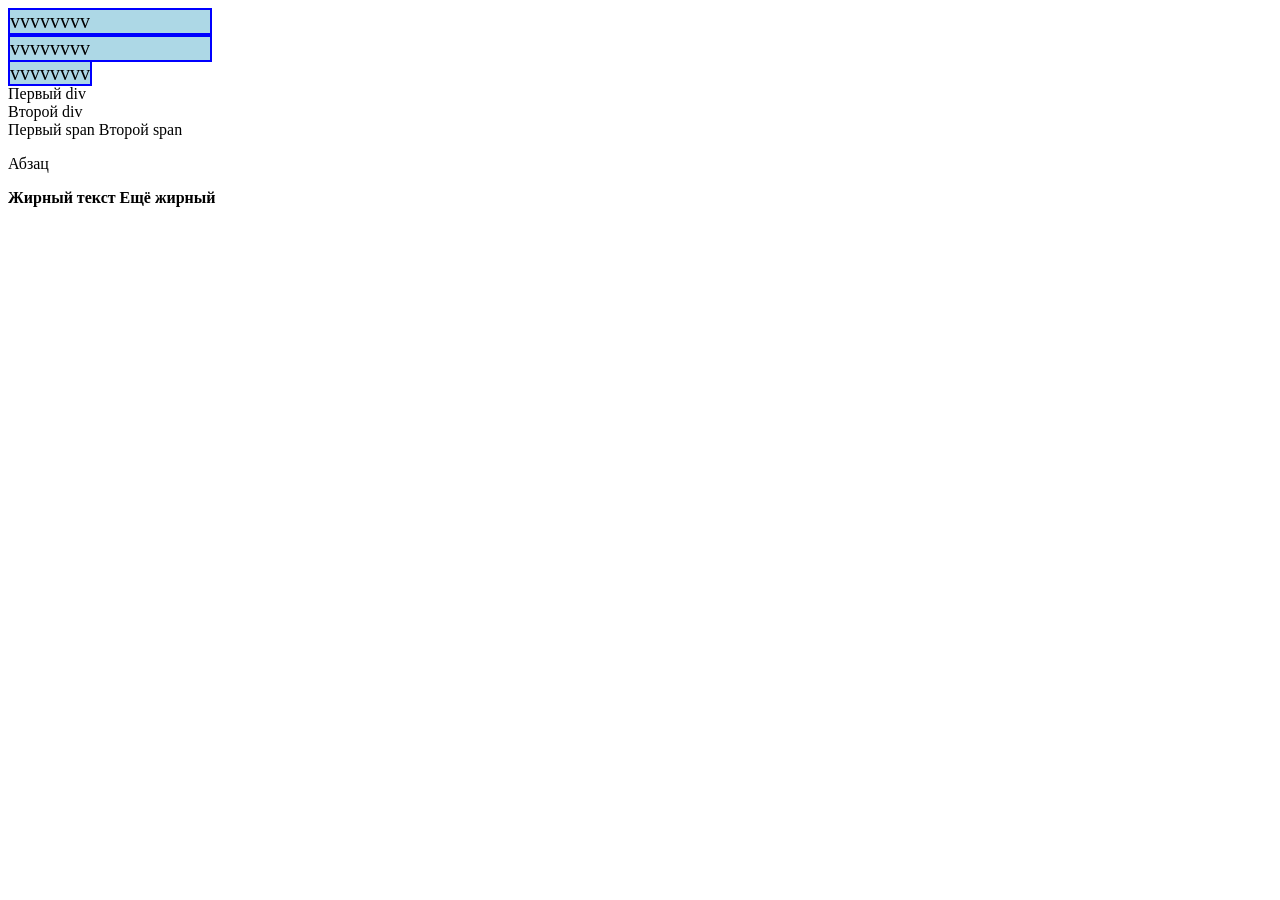
<file: HTML/lesso_3/index.html>
<!DOCTYPE html>
<html lang="en">
<head>
    <meta charset="UTF-8">
    <meta name="viewport" content="width=device-width, initial-scale=1.0">
    <title>Document</title>
    <style>
        .block-example{
            background-color: lightblue;
            border: 2px solid blue;
            font-size: 20px;
            width: 200px;
        }
    </style>
</head>
<body>
    <div class="block-example">vvvvvvvv</div>
    <div class="block-example">vvvvvvvv</div>
    <span class="block-example">vvvvvvvv</span>

    <div>Первый div</div>
<div>Второй div</div>
<span>Первый span</span><!---->
<span>Второй span</span><!---->
<p>Абзац</p>
<strong>Жирный текст</strong><!---->
<strong>Ещё жирный</strong><!---->

    <!--<a href=""></a>
    <strong></strong>
    <img src="" alt="">
    <em></em>
    <mark></mark> -->
</body>
</html>
</file>
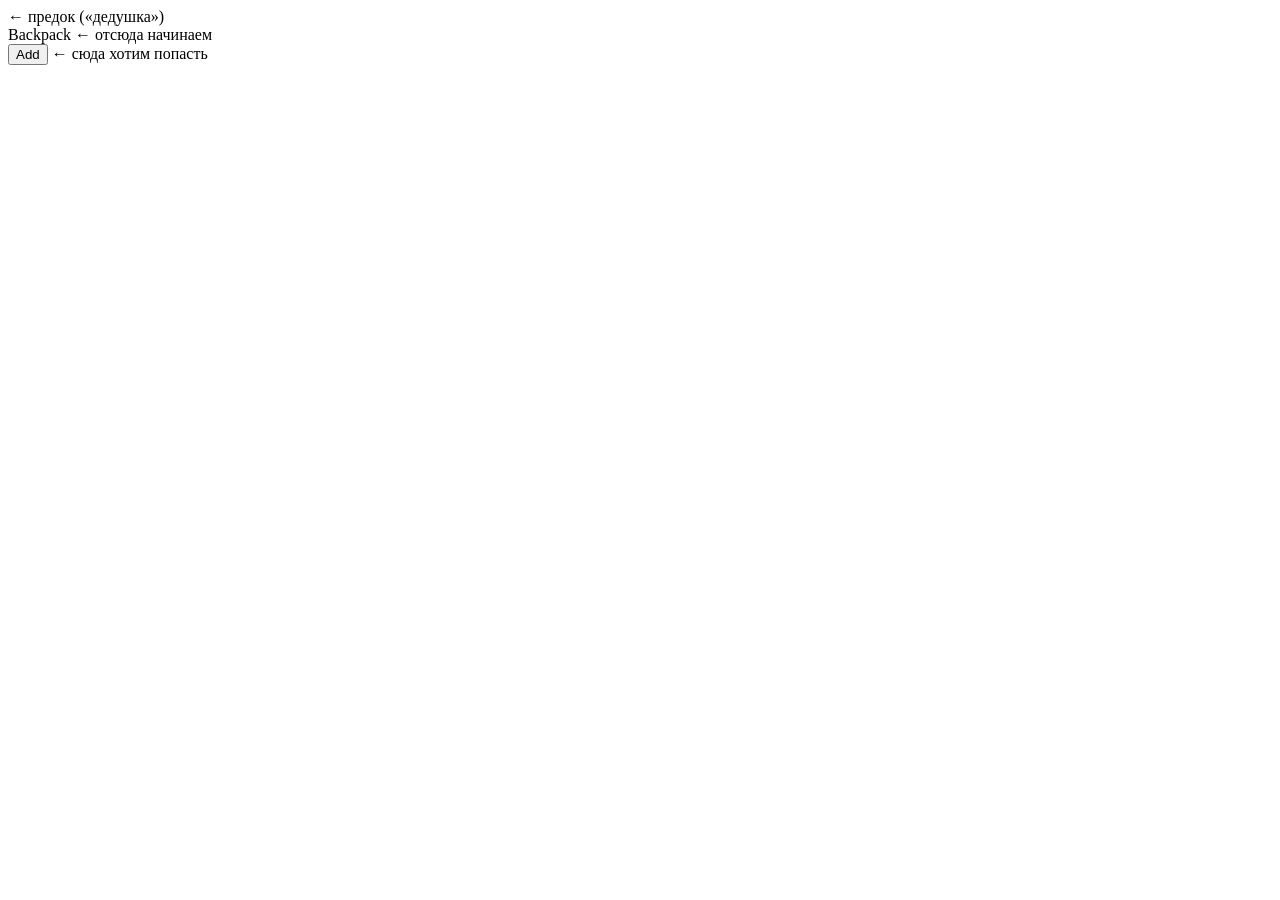
<file: SauseDemo_Project/pages/index.html>
<!DOCTYPE html>
<html lang="en">
<head>
    <meta charset="UTF-8">
    <title>Title</title>
</head>
<body>

<div class="card">                 ← предок («дедушка»)
    <div class="title">
        <span>Backpack</span>      ← отсюда начинаем
    </div>
    <button>Add</button>           ← сюда хотим попасть
</div>

<!-- //span[text()='Backpack'] -->
<!-- //span[text()='Backpack']/ancestor::div -->
<!-- //span[text()='Backpack']/ancestor::div[@class='card'] -->
<!-- //span[text()='Backpack']/ancestor::div[@class='card']//button -->

</body>
</html>
</file>
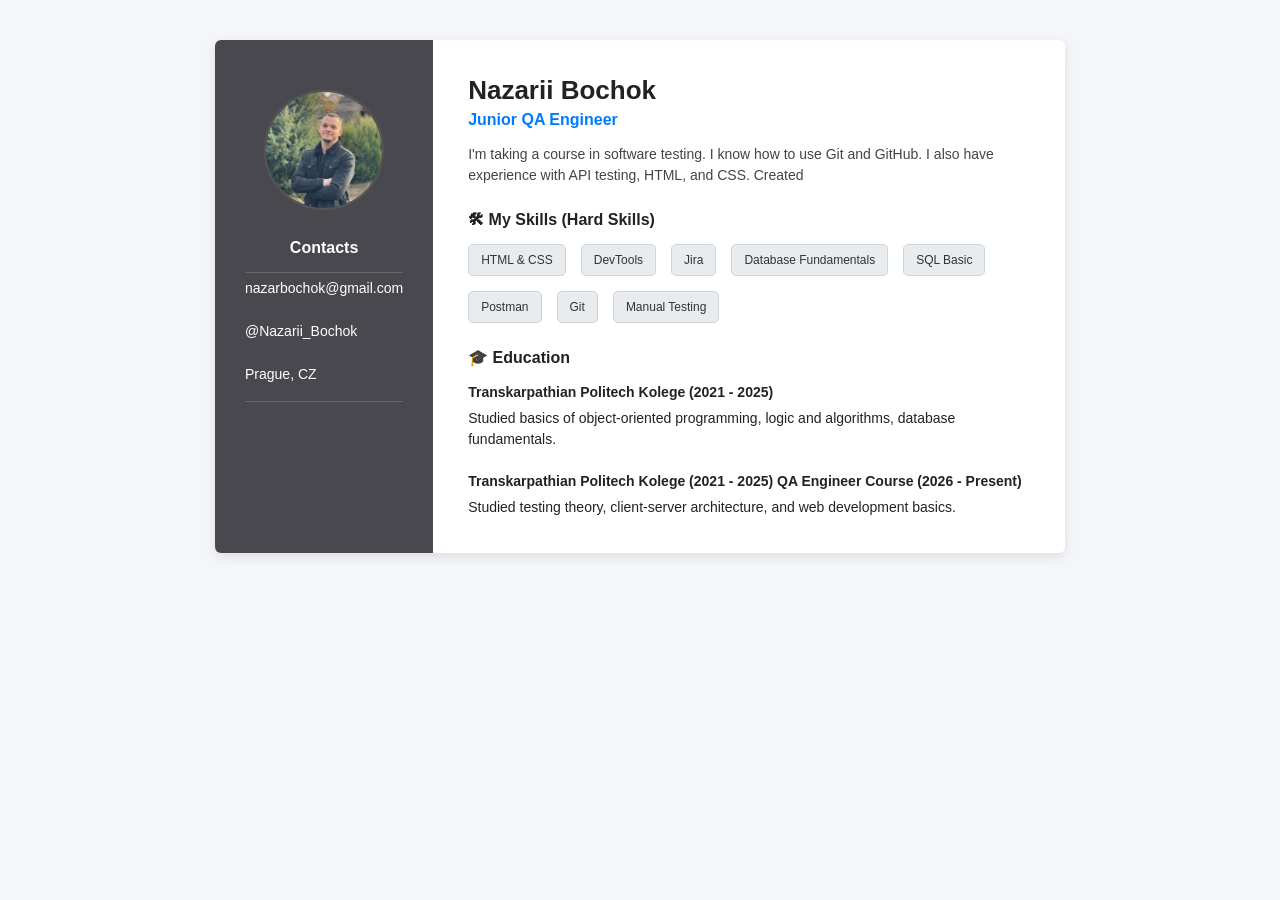
<file: HTML/lesso_3/homework.06.08/index.html>
<!DOCTYPE html>
<html lang="uk">
<head>
  <meta charset="UTF-8">
  <meta name="viewport" content="width=device-width, initial-scale=1.0">
  <title>Резюме QA Engineer</title>
  <link rel="stylesheet" href="style.css">
  <meta name="viewport" content="width=device-width, initial-scale=1.0">
</head>
<body>

  <div class="resume">
    <aside class="sidebar">
      <img src="zzzz.jpg" alt="Фото" class="avatar">
      <h3>Contacts</h3>
      <ul class="contacts-list">
        <li>nazarbochok@gmail.com</li>
        <li>@Nazarii_Bochok</li>
        <li>Prague, CZ</li>
      </ul>
    </aside>

      <main class="main">
      <h1>Nazarii Bochok</h1>
      <div class="subtitle">Junior QA Engineer</div>
      
      <p class="about">
        I'm taking a course in software testing. I know how to use Git and GitHub. I also have experience with API testing, HTML, and CSS. Created 

      <h3 class="section-title">🛠 My Skills (Hard Skills)</h3>
      <div class="skills-container">
        <span class="skill-tag">HTML & CSS</span>
        <span class="skill-tag">DevTools</span>
        <span class="skill-tag">Jira</span>
        <span class="skill-tag">Database Fundamentals</span>
        <span class="skill-tag">SQL Basic</span>
        <span class="skill-tag">Postman</span>
        <span class="skill-tag">Git</span>
        <span class="skill-tag">Manual Testing</span>
        

      </div>

      <h3 class="section-title">🎓 Education</h3>
      <div class="education">
        <strong>
          Transkarpathian Politech Kolege (2021 - 2025)
        </strong>
        <p>Studied basics of object-oriented programming, logic and algorithms, database fundamentals.</p>
        <strong>
          <br>Transkarpathian Politech Kolege (2021 - 2025)</b>
          QA Engineer Course (2026 - Present)
        </strong>
        <p>Studied testing theory, client-server architecture, and web development basics.</p>
      </div>
    </main>
  </div>

</body>
</html>
</file>
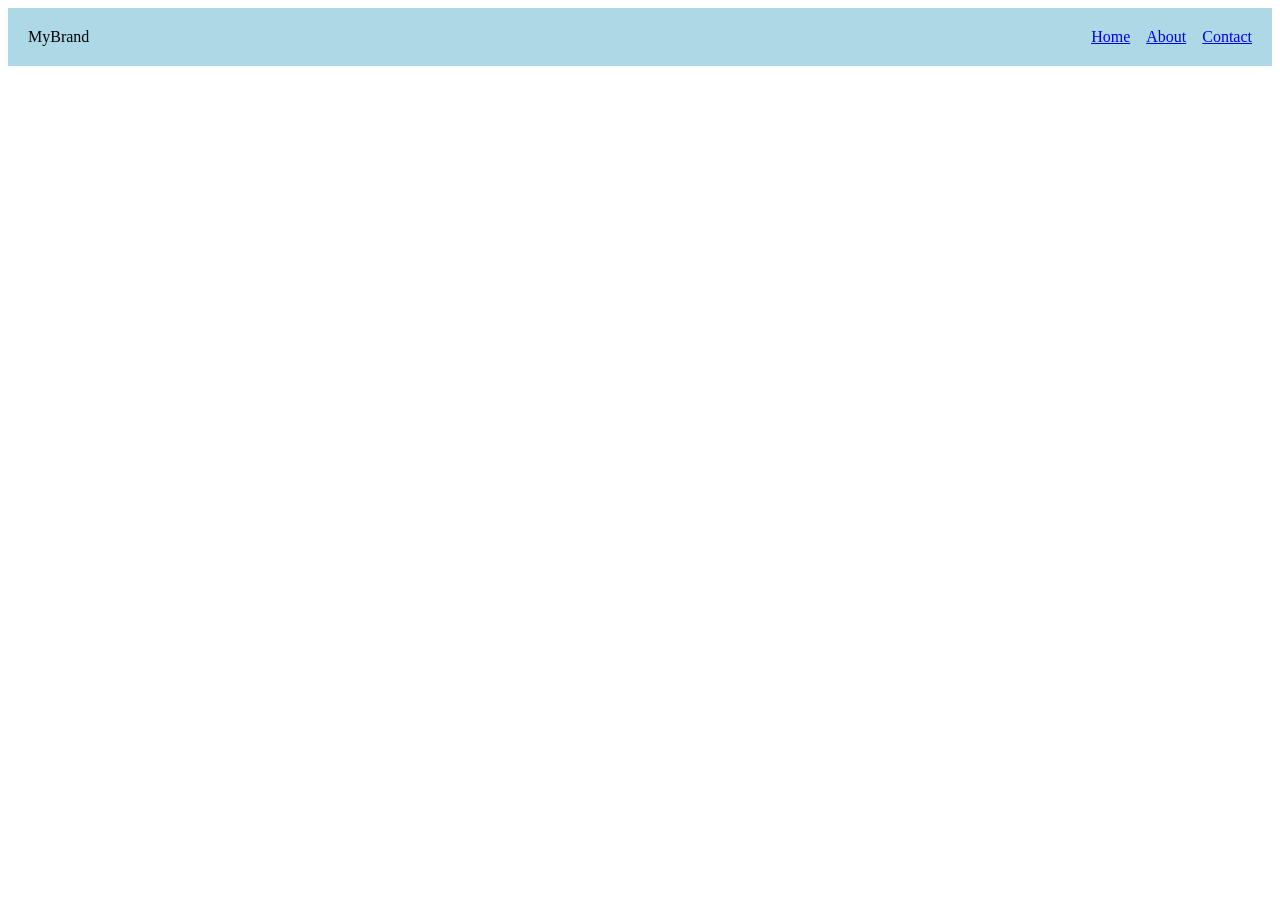
<file: HTML/lesso_4/flex/index.html>
<!DOCTYPE html>
<html lang="en">
<head>
    <meta charset="UTF-8">
    <meta name="viewport" content="width=device-width, initial-scale=1.0">
    <title>Document</title>
    <link rel="stylesheet" href="style.css">
</head>
<body>
    
    <nav class="navbar">
        <div class="logo">MyBrand</div>
            <div class="menu">
            <a href="#">Home</a>
            <a href="#">About</a>
            <a href="#">Contact</a>
        </div>
    </nav>

</body>
</html>
</file>
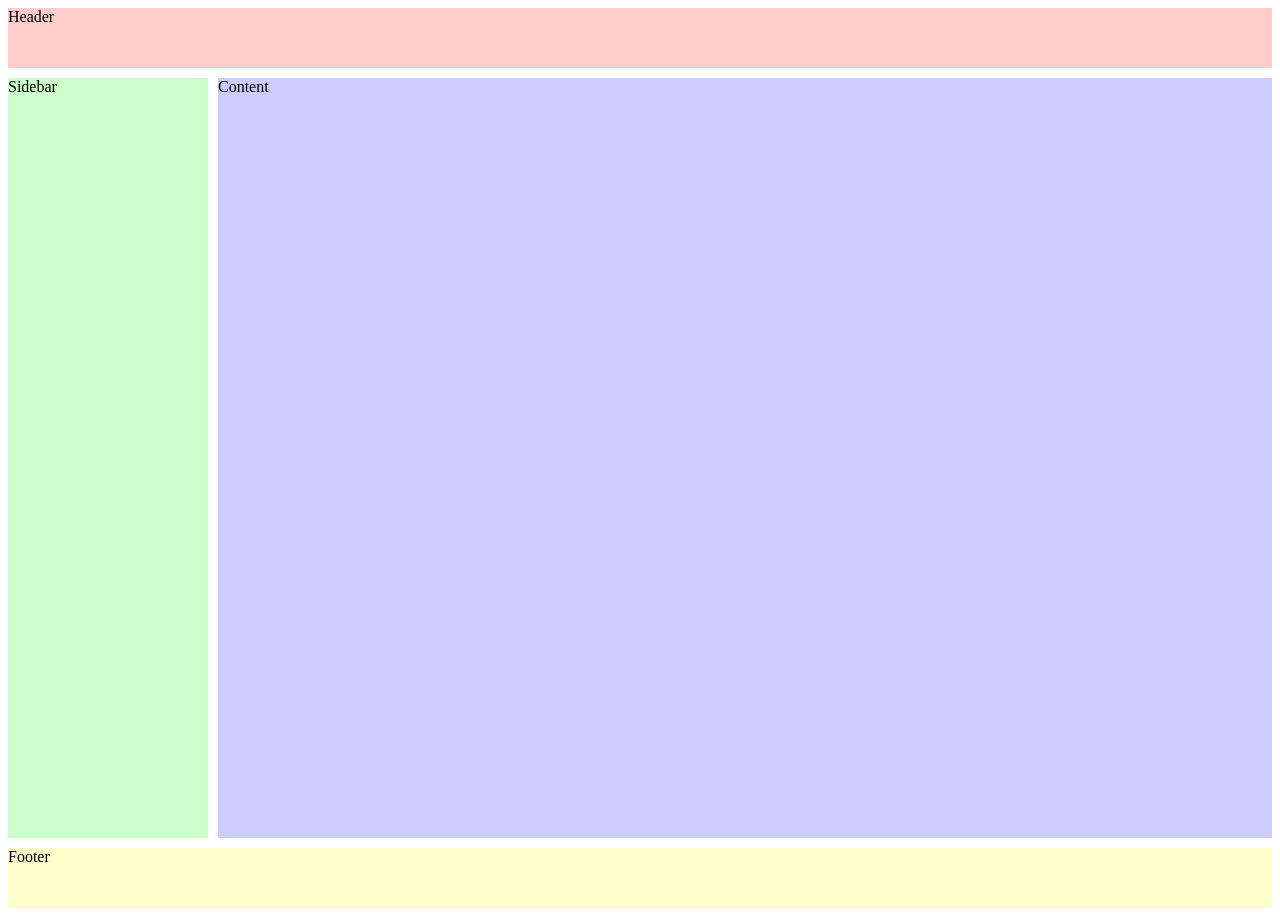
<file: HTML/lesso_4/grid/index.html>
<!DOCTYPE html>
<html lang="en">
<head>
    <meta charset="UTF-8">
    <meta name="viewport" content="width=device-width, initial-scale=1.0">
    <title>grid</title>
    <link rel="stylesheet" href="style.css">
</head>
<body>
    <div class="layout">
        <div class="header">Header</div>
        <div class="sidebar">Sidebar</div>
        <div class="content">Content</div>
        <div class="footer">Footer</div>
    </div>
    
</body>
</html>
</file>
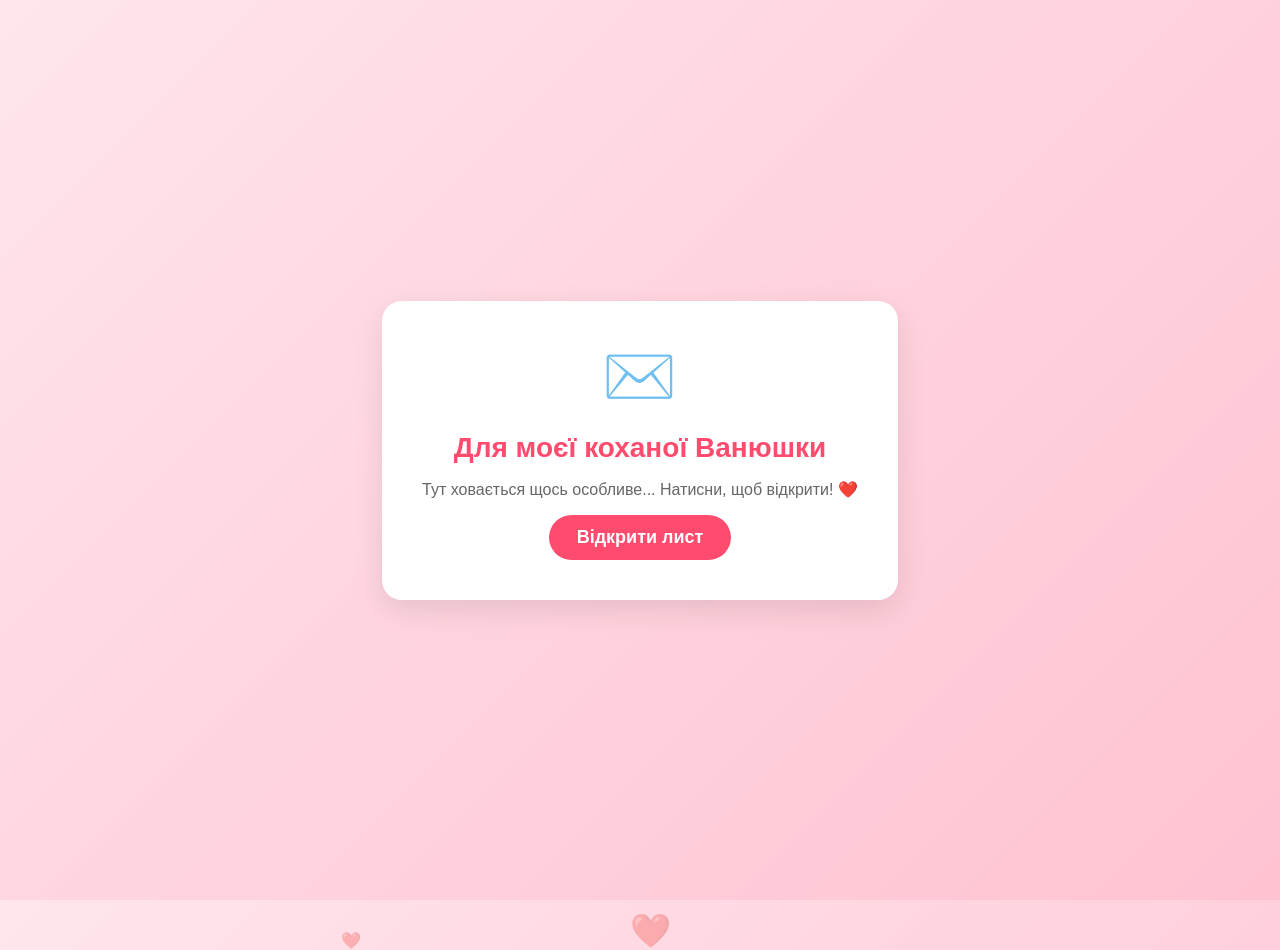
<file: Vanusha))).html>
<!DOCTYPE html>
<html lang="uk">
<head>
    <meta charset="UTF-8">
    <meta name="viewport" content="width=device-width, initial-scale=1.0">
    <title>Для моєї Ванюшки😘 ✨</title>
    <style>
        body {
            margin: 0;
            padding: 0;
            background: linear-gradient(135deg, #ffe5ec, #ffc2d1);
            height: 100vh;
            display: flex;
            justify-content: center;
            align-items: center;
            font-family: 'Segoe UI', Tahoma, Geneva, Verdana, sans-serif;
            overflow: hidden;
        }

        /* Анімація сердечок на тлі */
        .heart-bg {
            position: absolute;
            color: rgba(255, 75, 110, 0.3);
            font-size: 24px;
            animation: float 6s linear infinite;
            bottom: -50px;
        }

        @keyframes float {
            0% { transform: translateY(0) rotate(0deg); opacity: 1; }
            100% { transform: translateY(-105vh) rotate(360deg); opacity: 0; }
        }

        /* Конверт / Картка */
        .card {
            background: white;
            padding: 40px;
            border-radius: 20px;
            box-shadow: 0 10px 30px rgba(0,0,0,0.1);
            text-align: center;
            max-width: 450px;
            cursor: pointer;
            transition: transform 0.3s ease, box-shadow 0.3s ease;
            position: relative;
            z-index: 10;
        }

        .card:hover {
            transform: scale(1.03);
            box-shadow: 0 15px 40px rgba(255, 75, 110, 0.2);
        }

        .icon {
            font-size: 60px;
            margin-bottom: 20px;
            animation: pulse 2s infinite;
        }

        @keyframes pulse {
            0% { transform: scale(1); }
            50% { transform: scale(1.1); }
            100% { transform: scale(1); }
        }

        h1 {
            color: #ff4b6e;
            font-size: 28px;
            margin-bottom: 15px;
        }

        .btn {
            background: #ff4b6e;
            color: white;
            border: none;
            padding: 12px 28px;
            font-size: 18px;
            border-radius: 25px;
            cursor: pointer;
            font-weight: bold;
            transition: background 0.3s;
        }

        .btn:hover { background: #ff2a55; }

        /* Текст привітання (схований спочатку) */
        #secret-content {
            display: none;
        }

        .message-text {
            font-size: 20px;
            color: #4a4a4a;
            line-height: 1.6;
            min-height: 150px;
            text-align: left;
        }
    </style>
</head>
<body>

    <!-- Задній план із сердечками -->
    <div id="hearts-container"></div>

    <!-- Головна картка -->
    <div class="card" id="main-card" onclick="openLetter()">
        <div id="envelope-view">
            <div class="icon">✉️</div>
            <h1>Для моєї коханої Ванюшки</h1>
            <p style="color: #666;">Тут ховається щось особливе... Натисни, щоб відкрити! ❤️</p>
            <button class="btn">Відкрити лист</button>
        </div>

        <div id="secret-content">
            <div class="icon">💖</div>
            <h1>З Днем Народження!🥰</h1>
            <!-- Тут ефект друку тексту -->
            <div class="message-text" id="typewriter"></div>
        </div>
    </div>

    <script>
        // Текст привітання — МОЖЕШ ЗМІНИТИ НА СВІЙ
        const textToType = "Дорога моя маленька! З днем народження тебе! 🎂\n\nТи — найпрекрасніше, що є в моєму житті. Твоя посмішка робить кожен мій день світлішим, а твоє тепло зігріває навіть у найхолодніші миті. Я неймовірно щасливий бути поруч із тобою.\n\nБажаю тобі залишатися такою ж чарівною, веселою та натхненною. Нехай усі твої мрії збуваються, а я завжди буду поруч, щоб підтримувати тебе і робити щасливою. Кохаю тебе безмежно! ❤️";

        function openLetter() {
            // Ховаємо конверт, показуємо текст
            document.getElementById('envelope-view').style.display = 'none';
            document.getElementById('secret-content').style.display = 'block';
            
            // Прибираємо клікабельність картки
            document.getElementById('main-card').onclick = null;
            document.getElementById('main-card').style.cursor = 'default';

            // Запуск ефекту друку
            let i = 0;
            const speed = 50; // Швидкість друку (менше = швидше)
            const textContainer = document.getElementById('typewriter');

            function typeWriter() {
                if (i < textToType.length) {
                    if (textToType.charAt(i) === '\n') {
                        textContainer.innerHTML += '<br>';
                    } else {
                        textContainer.innerHTML += textToType.charAt(i);
                    }
                    i++;
                    setTimeout(typeWriter, speed);
                }
            }
            typeWriter();
        }

        // Генерація літаючих сердечок
        function createHeart() {
            const container = document.getElementById('hearts-container');
            const heart = document.createElement('div');
            heart.classList.add('heart-bg');
            heart.innerHTML = '❤️';
            heart.style.left = Math.random() * 100 + 'vw';
            heart.style.animationDuration = Math.random() * 3 + 4 + 's'; // від 4 до 7 секунд
            heart.style.fontSize = Math.random() * 20 + 15 + 'px';
            container.appendChild(heart);

            setTimeout(() => {
                heart.remove();
            }, 7000);
        }
        setInterval(createHeart, 400);
    </script>
</body>
</html>
</file>
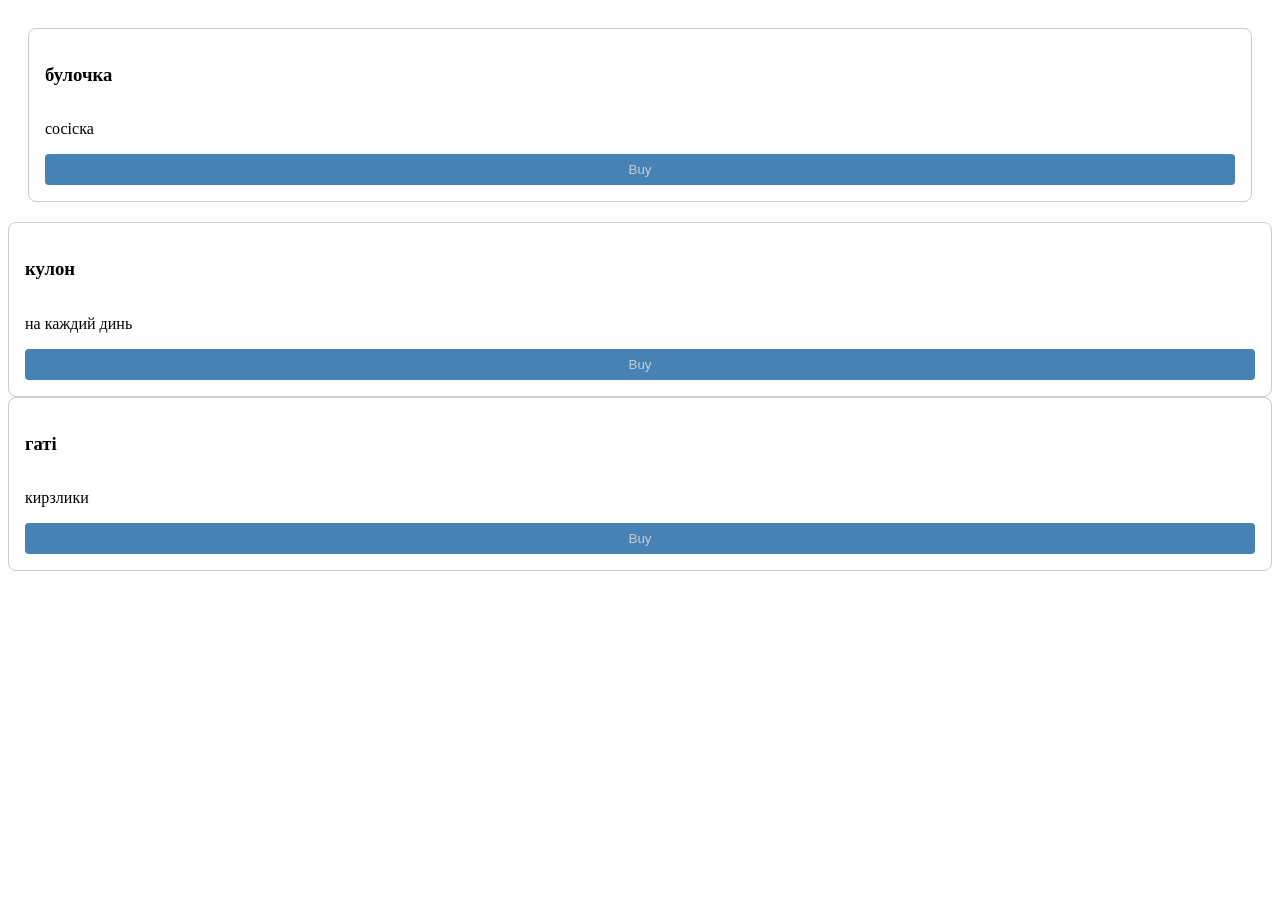
<file: HTML/lesso_4/card/card.html>
<!DOCTYPE html>
<html lang="en">
<head>
    <meta charset="UTF-8">
    <meta name="viewport" content="width=device-width, initial-scale=1.0">
    <title>Document</title>
    <link rel="stylesheet" href="style.css">
</head>
<body>
    <div class="catalog">
        <div class="card">
        <h3>булочка</h3>
        <p>сосіска</p>
        <button>Buy</button>
        </div>
    </div>

    <div class="card">
        <h3>кулон</h3>
        <p>на каждий динь</p>
        <button>Buy</button>
        </div>
    </div>
        <div class="card">
        <h3>гаті</h3>
        <p>кирзлики</p>
        <button>Buy</button>
        </div>
    </div>
</body>
</html>
</file>
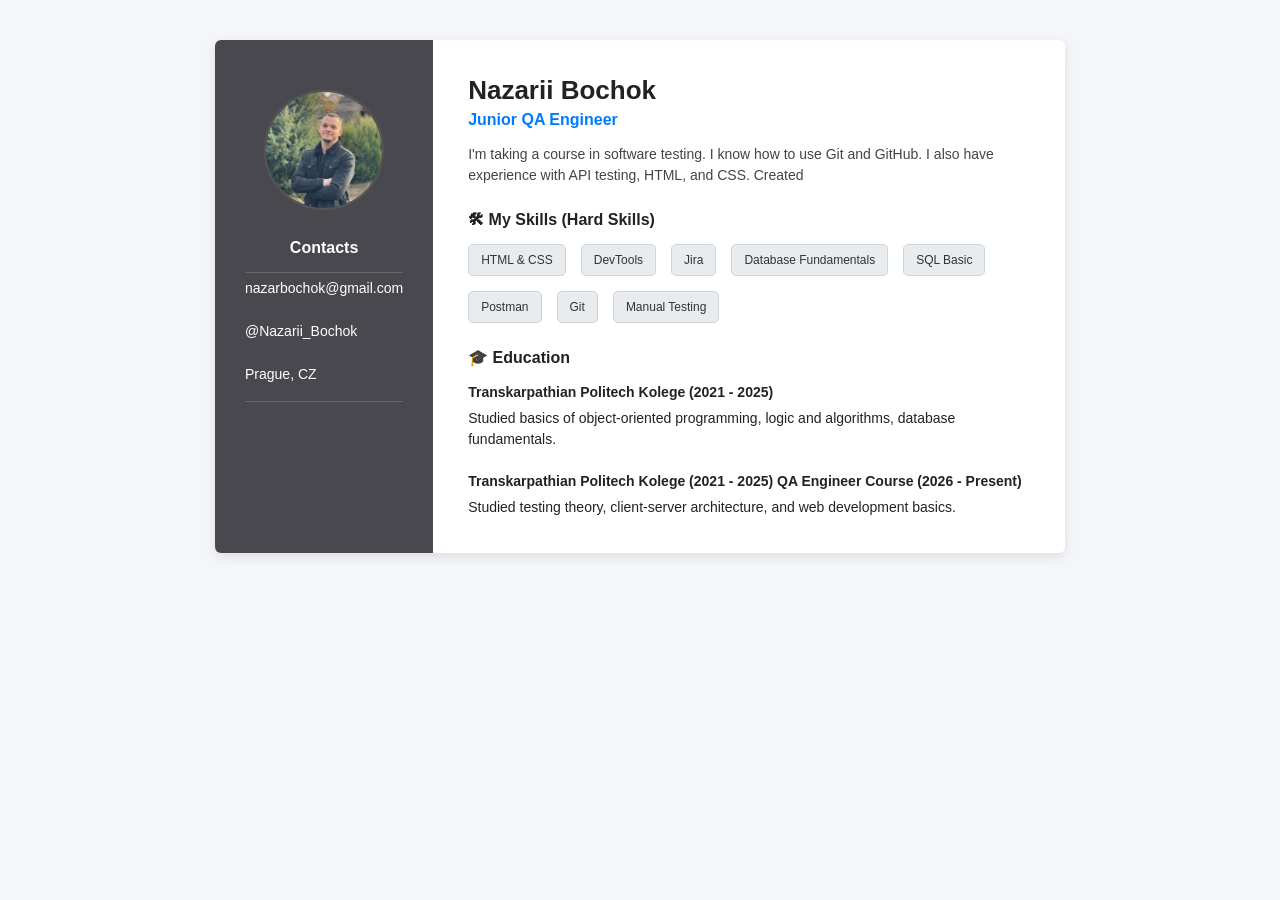
<file: HTML/CSS/lesso_3/homework.06.08/06.08.html>
<!DOCTYPE html>
<html lang="uk">
<head>
  <meta charset="UTF-8">
  <meta name="viewport" content="width=device-width, initial-scale=1.0">
  <title>Резюме QA Engineer</title>
  <link rel="stylesheet" href="06.08.css">
  <meta name="viewport" content="width=device-width, initial-scale=1.0">
</head>
<body>

  <div class="resume">
    <aside class="sidebar">
      <img src="zzzz.jpg" alt="Фото" class="avatar">
      <h3>Contacts</h3>
      <ul class="contacts-list">
        <li>nazarbochok@gmail.com</li>
        <li>@Nazarii_Bochok</li>
        <li>Prague, CZ</li>
      </ul>
    </aside>

      <main class="main">
      <h1>Nazarii Bochok</h1>
      <div class="subtitle">Junior QA Engineer</div>
      
      <p class="about">
        I'm taking a course in software testing. I know how to use Git and GitHub. I also have experience with API testing, HTML, and CSS. Created 

      <h3 class="section-title">🛠 My Skills (Hard Skills)</h3>
      <div class="skills-container">
        <span class="skill-tag">HTML & CSS</span>
        <span class="skill-tag">DevTools</span>
        <span class="skill-tag">Jira</span>
        <span class="skill-tag">Database Fundamentals</span>
        <span class="skill-tag">SQL Basic</span>
        <span class="skill-tag">Postman</span>
        <span class="skill-tag">Git</span>
        <span class="skill-tag">Manual Testing</span>
        

      </div>

      <h3 class="section-title">🎓 Education</h3>
      <div class="education">
        <strong>
          Transkarpathian Politech Kolege (2021 - 2025)
        </strong>
        <p>Studied basics of object-oriented programming, logic and algorithms, database fundamentals.</p>
        <strong>
          <br>Transkarpathian Politech Kolege (2021 - 2025)</b>
          QA Engineer Course (2026 - Present)
        </strong>
        <p>Studied testing theory, client-server architecture, and web development basics.</p>
      </div>
    </main>
  </div>

</body>
</html>
</file>
<file: HTML/lesso_3/homework.06.08/style.css>
* {
      box-sizing: border-box;
      margin: 0;
      padding: 0;
    }

    body {
      font-family: Arial, sans-serif;
      background-color: #f4f6f9;
      display: flex;
      justify-content: center;
      padding: 40px 20px;
    }

  
    .resume {
      display: grid;
      grid-template-columns: 1fr 3fr; 
      max-width: 850px;
      width: 100%;
      background-color: #ffffff;
      box-shadow: 0 4px 12px rgba(0, 0, 0, 0.1);
      border-radius: 6px;
      overflow: hidden;
    }

    .sidebar {
      background-color: #49484e;
      color: #ffffff;
      padding: 50px 30px;
      text-align: center;
    }

    .avatar {
      width: 120px;
      height: 120px;
      border-radius: 50%;
      object-fit: cover;
      margin-bottom: 25px;
      border: 2px solid #555;
    }

    .sidebar h3 {
      font-size: 16px;
      margin-bottom: 15px;
      text-align: center;
    }

    .contacts-list {
      
      list-style: none;
      text-align: left;
      font-size: 13px;
      line-height: 2.2;
      border-top: 1px solid #666;
      border-bottom: 1px solid #666;
      
    }

    .contacts-list li {
  display: flex;          
  align-items: center;    
  gap: 10px;              
  margin-bottom: 12px;   
  font-size: 14px;
}

    .main {
      padding: 35px;
      color: #222222;
    }

    .main h1 {
      font-size: 26px;
      margin-bottom: 5px;
    }

    .subtitle {
      color: #007bff;
      font-weight: bold;
      font-size: 16px;
      margin-bottom: 15px;
    }

    .about {
      font-size: 14px;
      line-height: 1.5;
      color: #444444;
      margin-bottom: 25px;
    }

    .section-title {
      font-size: 16px;
      margin-bottom: 15px;
      display: flex;
      align-items: center;
      gap: 8px;
    }

    .skills-container {
      display: flex;
      flex-wrap: wrap; 
      gap: 15px;     
      margin-bottom: 25px;
    }

    .skill-tag {
      background-color: #e9ecef;
      color: #333;
      padding: 8px 12px;
      border-radius: 5px;
      font-size: 12px;
      border: 1px solid #ced4da;
    }

    .education {
      font-size: 14px;
      line-height: 1.5;
    }

    .education strong {
      display: block;
      margin-bottom: 5px;
    }
    @media (max-width: 600px) {
  body {
    padding: 10px; 
  }

  .resume {
    grid-template-columns: 1fr; 
  }
}
</file>
<file: HTML/lesso_4/flex/style.css>
.container{
    display: flex;
    flex-direction: column;
    justify-content: flex-start;
    align-items: center;
    flex-wrap: wrap;
}
.navbar{
    display: flex;
    flex-direction: row;
    justify-content: space-between;
    align-items: center;
    padding: 20px;
    background-color: lightblue;

}

.menu a{
    margin-left: 12px;
    
}
</file>
<file: HTML/lesso_4/grid/style.css>
.layout{
    display: grid;
    height: 100vh;
    gap: 10px;
    grid-template-areas: 
    "head head head"
    "side main main"
    "foot foot foot"
    ;
    grid-template-columns: 200px 1fr 1fr;
    grid-template-rows: 60px 1fr 60px;
}

.header{
    grid-area: head;
    background: #ffcccc;
}
.sidebar{
    grid-area: side;
    background: #ccffcc;
}
.content{
    grid-area: main;
    background: #ccccff;
}
.footer{
    grid-area: foot;
    background: #ffffcc;
}
</file>
<file: HTML/lesso_4/card/style.css>
.catalog{
    display: flex;
    gap: 20px;
    padding: 20px;
}

.card{
    border: 1px solid #ccc;
    border-radius: 8px;
    padding: 16px;
    flex: 1;

    display: flex;
    flex-direction: column;
}

.card button{
    margin-top: auto;
    padding: 8px;
    background-color: steelblue;
    color: #ccc;
    border:none;
    border-radius:4px;
    cursor:pointer;
}
</file>
<file: HTML/CSS/lesso_3/homework.06.08/06.08.css>
* {
      box-sizing: border-box;
      margin: 0;
      padding: 0;
    }

    body {
      font-family: Arial, sans-serif;
      background-color: #f4f6f9;
      display: flex;
      justify-content: center;
      padding: 40px 20px;
    }

  
    .resume {
      display: grid;
      grid-template-columns: 1fr 3fr; 
      max-width: 850px;
      width: 100%;
      background-color: #ffffff;
      box-shadow: 0 4px 12px rgba(0, 0, 0, 0.1);
      border-radius: 6px;
      overflow: hidden;
    }

    .sidebar {
      background-color: #49484e;
      color: #ffffff;
      padding: 50px 30px;
      text-align: center;
    }

    .avatar {
      width: 120px;
      height: 120px;
      border-radius: 50%;
      object-fit: cover;
      margin-bottom: 25px;
      border: 2px solid #555;
    }

    .sidebar h3 {
      font-size: 16px;
      margin-bottom: 15px;
      text-align: center;
    }

    .contacts-list {
      
      list-style: none;
      text-align: left;
      font-size: 13px;
      line-height: 2.2;
      border-top: 1px solid #666;
      border-bottom: 1px solid #666;
      
    }

    .contacts-list li {
  display: flex;          
  align-items: center;    
  gap: 10px;              
  margin-bottom: 12px;   
  font-size: 14px;
}

    .main {
      padding: 35px;
      color: #222222;
    }

    .main h1 {
      font-size: 26px;
      margin-bottom: 5px;
    }

    .subtitle {
      color: #007bff;
      font-weight: bold;
      font-size: 16px;
      margin-bottom: 15px;
    }

    .about {
      font-size: 14px;
      line-height: 1.5;
      color: #444444;
      margin-bottom: 25px;
    }

    .section-title {
      font-size: 16px;
      margin-bottom: 15px;
      display: flex;
      align-items: center;
      gap: 8px;
    }

    .skills-container {
      display: flex;
      flex-wrap: wrap; 
      gap: 15px;     
      margin-bottom: 25px;
    }

    .skill-tag {
      background-color: #e9ecef;
      color: #333;
      padding: 8px 12px;
      border-radius: 5px;
      font-size: 12px;
      border: 1px solid #ced4da;
    }

    .education {
      font-size: 14px;
      line-height: 1.5;
    }

    .education strong {
      display: block;
      margin-bottom: 5px;
    }
    @media (max-width: 600px) {
  body {
    padding: 10px; 
  }

  .resume {
    grid-template-columns: 1fr; 
  }
}
</file>
